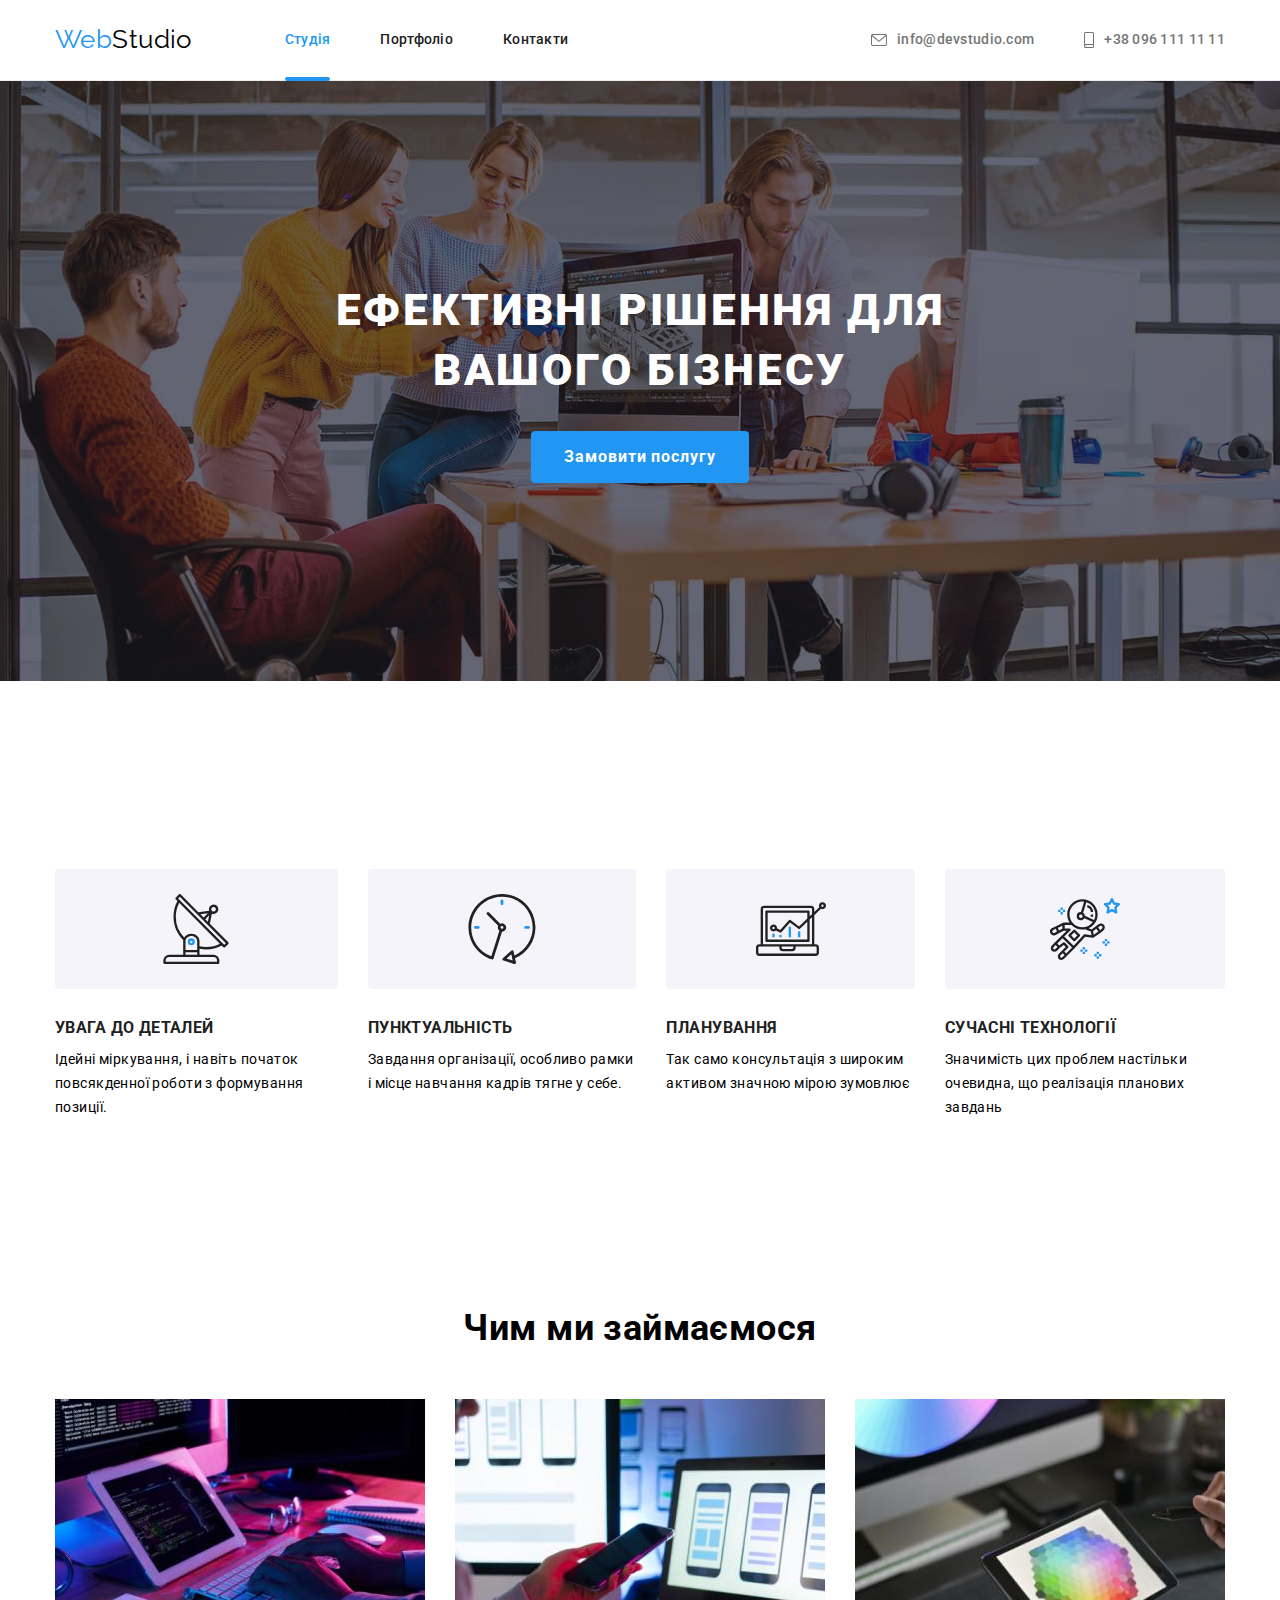
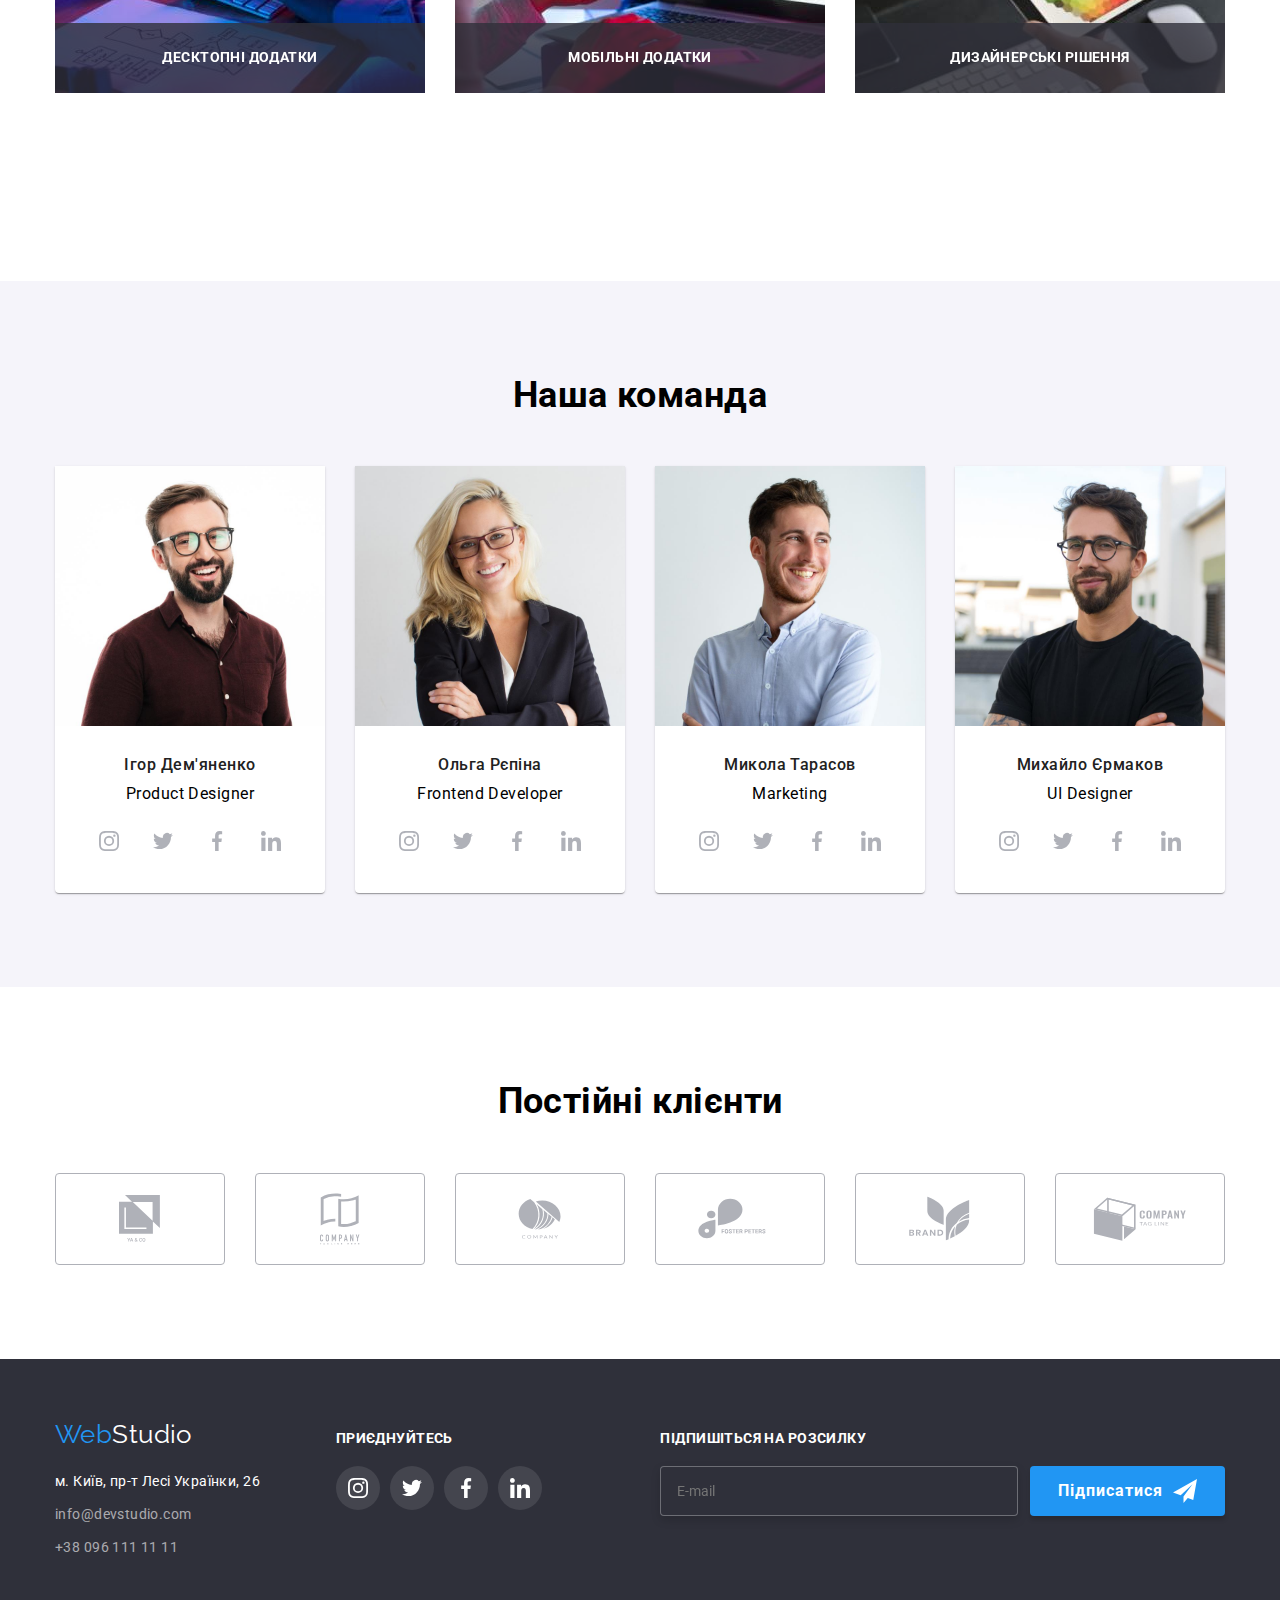
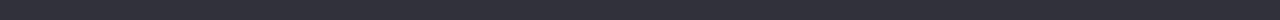
<file: index.html>
<!DOCTYPE html>
<html lang="uk">
    <head>
        <meta charset="UTF-8">
        <meta http-equiv="X-UA-Compatible" content="IE=edge">
        <meta name="viewport" content="width=device-width, initial-scale=1.0">
        <title>WebStudio</title>
        <link href="https://fonts.googleapis.com/css2?family=Raleway:wght@700&family=Roboto:wght@400;500;700;900&display=swap" rel="stylesheet">
        <link rel="stylesheet" href="https://cdnjs.cloudflare.com/ajax/libs/modern-normalize/1.1.0/modern-normalize.min.css">
        <link rel="stylesheet" href="./css/main.min.css" />
    </head>
    <body> 
        <header class="header">
            <div class="header__container">
                <nav class="navigation">
                    <a href="/" class="logo__header">
                        <span class="logo__web">Web</span>Studio
                    </a>
                    <ul class="navigation__list">
                        <li><a href="./index.html" class="navigation__link navigation__link--current">Студія</a></li>
                        <li><a href="./portfolio.html" class="navigation__link">Портфоліо</a></li>
                        <li><a href="#" class="navigation__link">Контакти</a></li>
                    </ul>
                </nav>
                <ul class="contact__list">
                    <li><a href="mailto:info@devstudio.com" class="contact__link">
                            <svg class="contact__icon" width="16" height="12">
                                <use href="./images/icons.svg#icon-envelope"></use>
                            </svg>
                        info@devstudio.com</a></li>
                    <li><a href="tel:+380961111111" class="contact__link">
                            <svg class="contact__icon" width="10" height="16">
                                <use href="./images/icons.svg#icon-smartphone"></use>
                            </svg>
                        +38 096 111 11 11</a></li>
                </ul>
            </div>
        </header>
        <main>
            
            <!--Hero-->
            <section class="hero">
                <div class="hero__overlay">
                    <div class="hero__container">
                        <h1 class="hero__title">Ефективні рішення для вашого бізнесу</h1>
                        <button data-modal-open class="button__primary">Замовити послугу</button>
                    </div>
                </div>
                <div class="backdrop is-hidden" data-modal>
                    <div class="backdrop__modal">
                        <button data-modal-close class="button-close">
                            <svg class="button-close__icon" width="18" height="18">
                                <use href="./images/icons.svg#icon-close-black"></use>
                            </svg>
                        </button>
                        <p class="backdrop__modal-link">Залиште свої дані, ми вам передзвонимо</p>
                        
                        <form name="form">
                            <label class="form__label" for="person-name">Ім'я</label>
                            <div class="form__control">
                                <input class="form__input" id="person-name" type="text" name="person-name">
                                <svg class="form__icon" width="18" height="18">
                                    <use href="./images/icons.svg#icon-name-customer"></use>
                                </svg>
                            </div>

                            <label class="form__label" for="person-phone">Телефон</label>
                            <div class="form__control">
                                <input class="form__input" id="person-phone" type="tel" name="person-phone">
                                <svg class="form__icon" width="18" height="18">
                                    <use href="./images/icons.svg#icon-phone-customer"></use>
                                </svg>
                            </div>

                            <label class="form__label" for="person-mail">Пошта</label>
                            <div class="form__control">
                                <input class="form__input" id="person-mail" type="email" name="person-mail">
                                <svg class="form__icon" width="18" height="18">
                                    <use href="./images/icons.svg#icon-email-customer"></use>
                                </svg>
                            </div>

                            <label class="form__label" for="person-coment">Коментар</label>
                            <textarea
                             class="form__textarea"
                             name="person-coment"
                             id="person-coment"
                             placeholder="Введіть текст"></textarea>
                            
                            <input 
                             class="checkbox__input"
                             id="checkbox__terms" 
                             type="checkbox" 
                             name="checkbox__terms">
                            
                            <label class="checkbox__label" for="checkbox__terms">Погоджуюся з розсилкою та приймаю 
                                <a class="checkbox__terms-policy" href="#">Умови договору</a>
                                <svg class="checkbox__icon" width="11" height="8">
                                    <use href="./images/icons.svg#icon-icon-check"></use>
                                </svg>
                            </label>
                            

                            <button class="button__form" type="submit">Відправити</button>
                        </form>
                    </div>
                </div>
            </section>
            
            <!--Переваги компанії-->
            <section class="benefits">
                <div class="container benefits">
                    <h2 hidden>Наші переваги</h2>
                    <ul class="benefits__list">
                        <li>
                            <div class="benefits__link">
                                <svg class="benefits__icon" width="70" height="70">
                                    <use href="./images/icons.svg#icon-antenna"></use>
                                </svg>
                            </div>
                            <h3 class="benefits__title">УВАГА ДО ДЕТАЛЕЙ</h3>
                            <p>
                                Ідейні міркування, і навіть початок повсякденної роботи з формування позиції.
                            </p>
                        </li>
                        <li>
                            <div class="benefits__link">
                                <svg class="benefits__icon" width="70" height="70">
                                    <use href="./images/icons.svg#icon-clock"></use>
                                </svg>
                            </div>
                            <h3 class="benefits__title">ПУНКТУАЛЬНІСТЬ</h3>
                            <p>
                                Завдання організації, особливо рамки і місце навчання кадрів тягне у себе.
                            </p>
                        </li>
                        <li>
                            <div class="benefits__link">
                                <svg class="benefits__icon" width="70" height="70">
                                    <use href="./images/icons.svg#icon-computer"></use>
                                </svg>
                            </div>
                            <h3 class="benefits__title">ПЛАНУВАННЯ</h3>
                            <p>
                                Так само консультація з широким активом значною мірою зумовлює
                            </p>
                        </li>
                        <li>
                            <div class="benefits__link">
                                <svg class="benefits__icon" width="70" height="70">
                                    <use href="./images/icons.svg#icon-astronaut"></use>
                                </svg>
                            </div>
                            <h3 class="benefits__title">СУЧАСНІ ТЕХНОЛОГІЇ</h3>
                            <p>
                                Значимість цих проблем настільки очевидна, що реалізація планових завдань
                            </p>
                        </li>
                    </ul>
                </div>
            </section>

            <!--Чим ми займаємось-->
            <section class="ocupation">
                <div class="container ocupation ">
                    <h2 class="section__title">Чим ми займаємося</h2>
                    <ul class="ocupation__list">
                        <li>
                            <div class="ocupation__thumb">
                                <img src="./images/box1.jpg" alt="Людина працює за клавіатурою" width="370">
                                <div class="ocupation__overlay">
                                    <p class="ocupation__overlay-text">ДЕСКТОПНІ ДОДАТКИ</p>
                                </div>
                            </div>
                        </li>
                        <li>
                            <div class="ocupation__thumb">
                                <img src="./images/box2.jpg" alt="Людина працює за клавіатурою" width="370">
                                <div class="ocupation__overlay">
                                    <p class="ocupation__overlay-text">МОБІЛЬНІ ДОДАТКИ</p>
                                </div>
                            </div>
                        </li>
                        <li>
                            <div class="ocupation__thumb">
                                <img src="./images/box3.jpg" alt="Людина працює за клавіатурою" width="370">
                                <div class="ocupation__overlay">
                                    <p class="ocupation__overlay-text">ДИЗАЙНЕРСЬКІ РІШЕННЯ</p>
                                </div>
                            </div>
                        </li>
                    </ul>
                </div>
            </section>

            <!--Наша команда-->
            <section class="comand">
                <div class="container">
                    <h2 class="section__title">Наша команда</h2>
                    <ul class="comand__container-list">
                        <li class="comand__card">
                            <img src="./images/Igor.jpg" alt="фото Ігор Дем'яненко" width="270">
                            <div class="comand__meta">
                                <h3 class="comand__section-name">Ігор Дем'яненко</h3>
                                <p class="comand__profession">Product Designer</p>
                                <ul class="comand__net">
                                    <li class="comand__net-item"><a href="" class="comand__net-link">
                                        <svg class="comand__net-icon" width="20" height="20">
                                            <use href="./images/icons.svg#icon-instagram"></use>
                                        </svg>
                                    </a></li>
                                    <li class="comand__net-item"><a href="" class="comand__net-link">
                                        <svg class="comand__net-icon" width="20" height="20">
                                            <use href="./images/icons.svg#icon-twitter"></use>
                                        </svg>
                                    </a></li>
                                    <li class="comand__net-item"><a href="" class="comand__net-link">
                                        <svg class="comand__net-icon" width="20" height="20">
                                            <use href="./images/icons.svg#icon-facebook"></use>
                                        </svg>
                                    </a></li>
                                    <li class="comand__net-item"><a href="" class="comand__net-link">
                                        <svg class="comand__net-icon" width="20" height="20">
                                            <use href="./images/icons.svg#icon-linkedin"></use>
                                        </svg>
                                    </a></li>
                                </ul>
                            </div>
                        </li>
                        <li class="comand__card">
                            <img src="./images/Olga.jpg" alt="фото Ольга Рєпіна" width="270">
                            <div class="comand__meta">
                                <h3 class="comand__section-name">Ольга Рєпіна</h3>
                                <p class="comand__profession">Frontend Developer</p>
                                <ul class="comand__net">
                                    <li class="comand__net-item"><a href="" class="comand__net-link">
                                        <svg class="comand__net-icon" width="20" height="20">
                                            <use href="./images/icons.svg#icon-instagram"></use>
                                        </svg>
                                    </a></li>
                                    <li class="comand__net-item"><a href="" class="comand__net-link">
                                        <svg class="comand__net-icon" width="20" height="20">
                                            <use href="./images/icons.svg#icon-twitter"></use>
                                        </svg>
                                    </a></li>
                                    <li class="comand__net-item"><a href="" class="comand__net-link">
                                        <svg class="comand__net-icon" width="20" height="20">
                                            <use href="./images/icons.svg#icon-facebook"></use>
                                        </svg>
                                    </a></li>
                                    <li class="comand__net-item"><a href="" class="comand__net-link">
                                        <svg class="comand__net-icon" width="20" height="20">
                                            <use href="./images/icons.svg#icon-linkedin"></use>
                                        </svg>
                                    </a></li>
                                </ul>
                            </div>
                        </li>
                        <li class="comand__card">
                            <img src="./images/Mykola.jpg" alt="фото Микола Тарасов" width="270">
                            <div class="comand__meta">
                                <h3 class="comand__section-name">Микола Тарасов</h3>
                                <p class="comand__profession">Marketing</p>
                                <ul class="comand__net">
                                    <li class="comand__net-item"><a href="" class="comand__net-link">
                                        <svg class="comand__net-icon" width="20" height="20">
                                            <use href="./images/icons.svg#icon-instagram"></use>
                                        </svg>
                                    </a></li>
                                    <li class="comand__net-item"><a href="" class="comand__net-link">
                                        <svg class="comand__net-icon" width="20" height="20">
                                            <use href="./images/icons.svg#icon-twitter"></use>
                                        </svg>
                                    </a></li>
                                    <li class="comand__net-item"><a href="" class="comand__net-link">
                                        <svg class="comand__net-icon" width="20" height="20">
                                            <use href="./images/icons.svg#icon-facebook"></use>
                                        </svg>
                                    </a></li>
                                    <li class="comand__net-item"><a href="" class="comand__net-link">
                                        <svg class="comand__net-icon" width="20" height="20">
                                            <use href="./images/icons.svg#icon-linkedin"></use>
                                        </svg>
                                    </a></li>
                                </ul>
                            </div>
                        </li>
                        <li class="comand__card">
                            <img src="./images/Mihajlo.jpg" alt="фото Михайло Єрмаков" width="270">
                            <div class="comand__meta">
                                <h3 class="comand__section-name">Михайло Єрмаков</h3>
                                <p class="comand__profession">UI Designer</p>
                                <ul class="comand__net">
                                    <li class="comand__net-item"><a href="" class="comand__net-link">
                                        <svg class="comand__net-icon" width="20" height="20">
                                            <use href="./images/icons.svg#icon-instagram"></use>
                                        </svg>
                                    </a></li>
                                    <li class="comand__net-item"><a href="" class="comand__net-link">
                                        <svg class="comand__net-icon" width="20" height="20">
                                            <use href="./images/icons.svg#icon-twitter"></use>
                                        </svg>
                                    </a></li>
                                    <li class="comand__net-item"><a href="" class="comand__net-link">
                                        <svg class="comand__net-icon" width="20" height="20">
                                            <use href="./images/icons.svg#icon-facebook"></use>
                                        </svg>
                                    </a></li>
                                    <li class="comand__net-item"><a href="" class="comand__net-link">
                                        <svg class="comand__net-icon" width="20" height="20">
                                            <use href="./images/icons.svg#icon-linkedin"></use>
                                        </svg>
                                    </a></li>
                                </ul>
                            </div>
                        </li>
                    </ul>
                </div>
            </section>

            <!-- Клієнти -->
            <section class="clients">
                <div class="container">
                    <h2 class="section__title">Постійні клієнти</h2>
                    <ul class="clients__list">
                        <li class="clients__item"><a href="" class="clients__link">
                            <svg class="clients__icon" width="41" height="47">
                                <use href="./images/icons.svg#icon-client1"></use>
                            </svg>
                        </a></li>
                        <li class="clients__item"><a href="" class="clients__link">
                            <svg class="clients__icon" width="40" height="52">
                                <use href="./images/icons.svg#icon-client2"></use>
                            </svg>
                        </a></li>
                        <li class="clients__item"><a href="" class="clients__link">
                            <svg class="clients__icon" width="43" height="41">
                                <use href="./images/icons.svg#icon-client3"></use>
                            </svg>
                        </a></li>
                        <li class="clients__item"><a href="" class="clients__link">
                            <svg class="clients__icon" width="84" height="41">
                                <use href="./images/icons.svg#icon-client4"></use>
                        </svg></a></li>
                        <li class="clients__item"><a href="" class="clients__link">
                            <svg class="clients__icon" width="63" height="45">
                                <use href="./images/icons.svg#icon-client5"></use>
                            </svg>
                        </a></li>
                        <li class="clients__item"><a href="" class="clients__link">
                            <svg class="clients__icon" width="94" height="44">
                                <use href="./images/icons.svg#icon-client6"></use>
                            </svg>
                        </a></li>
                    </ul>
                </div>
            </section>
        </main>

        <!-- Footer -->
        <footer class="footer">
            <div class="footer__container">
                <div class="footer__contact">
                    <a href="/" class="logo__footer">
                        <span class="logo__web">Web</span>Studio
                    </a>
                    <address>
                        <ul class="footer__contact-list">
                            <li>
                                <a href="#" class="footer__contact-adr">м. Київ, пр-т Лесі Українки, 26</a>
                            </li>
                            <li>
                                <a href="mailto:info@devstudio.com" class="footer__contact-link">info@devstudio.com</a>
                            </li>
                            <li>
                                <a href="tel:+380961111111" class="footer__contact-link">+38 096 111 11 11</a>
                            </li>
                        </ul>
                    </address>
                </div>
                <div class="accession">
                    <p class="accession__title">ПРИЄДНУЙТЕСЬ</p>
                    <ul class="accession__net-list ">
                        <li class="accession__net-item"><a href="" class="accession__net-link">
                            <svg class="accession__net-icon" width="20" height="20">
                                <use href="./images/icons.svg#icon-instagram"></use>
                            </svg>
                        </a></li>
                        <li class="accession__net-item"><a href="" class="accession__net-link">
                            <svg class="accession__net-icon" width="20" height="20">
                                <use href="./images/icons.svg#icon-twitter"></use>
                            </svg>
                        </a></li>
                        <li class="accession__net-item"><a href="" class="accession__net-link">
                            <svg class="accession__net-icon" width="20" height="20">
                                <use href="./images/icons.svg#icon-facebook"></use>
                            </svg>
                        </a></li>
                        <li class="accession__net-item"><a href="" class="accession__net-link">
                            <svg class="accession__net-icon" width="20" height="20">
                                <use href="./images/icons.svg#icon-linkedin"></use>
                            </svg>
                        </a></li>
                    </ul>
                </div>
                <div class="newsletter">
                    <p class="newsletter__title">ПІДПИШІТЬСЯ НА РОЗСИЛКУ</p>
                    <form class="newsletter__group">
                        <input type="email" name="telegram" id="telegram" placeholder="E-mail">
                        <button class="newsletter__button" type="submit">Підписатися
                            <svg class="newsletter__telegram-icon" width="24" height="24">
                                <use href="./images/icons.svg#icon-telegram"></use>
                            </svg>
                        </button>
                    </form>
                </div>
            </div>
        </footer>
        <script src="./js/modal.js"></script>
    </body>
</html>
</file>
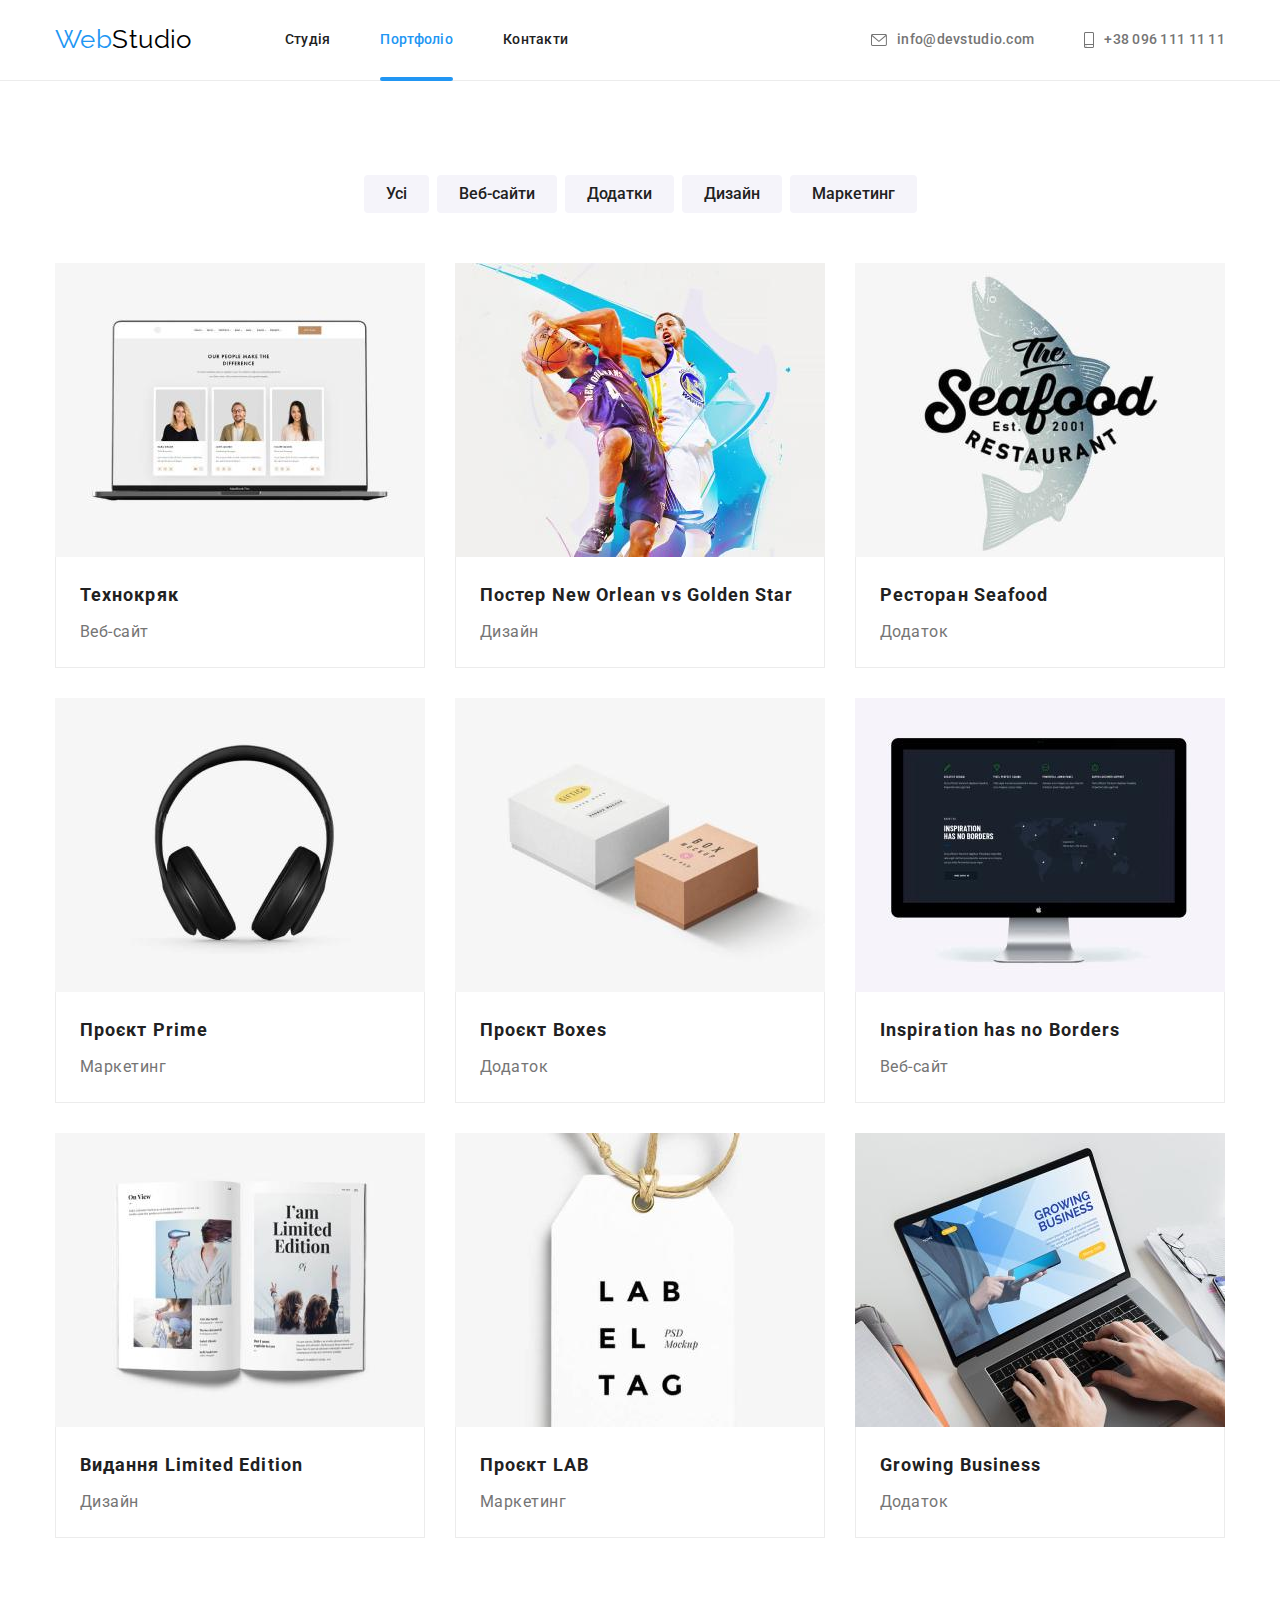
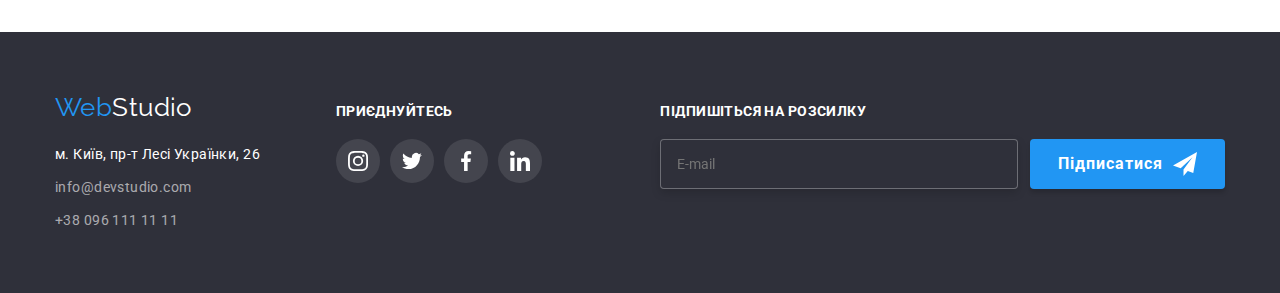
<file: portfolio.html>
<!DOCTYPE html>
<html lang="uk">
    <head>
        <meta charset="UTF-8">
        <meta http-equiv="X-UA-Compatible" content="IE=edge">
        <meta name="viewport" content="width=device-width, initial-scale=1.0">
        <title>WebStudio</title>
        <link href="https://fonts.googleapis.com/css2?family=Raleway:wght@700&family=Roboto:wght@400;500;700;900&display=swap" rel="stylesheet">             
        <link rel="stylesheet" href="https://cdnjs.cloudflare.com/ajax/libs/modern-normalize/1.1.0/modern-normalize.min.css">
        <link rel="stylesheet" href="./css/main.min.css" />
    </head>
    <body>
        <header class="header">
            <div class="header__container">
                <nav class="navigation">
                    <a href="/" class="logo__header">
                        <span class="logo__web">Web</span>Studio
                    </a>
                    <ul class="navigation__list">
                        <li><a href="./index.html" class="navigation__link">Студія</a></li>
                        <li><a href="./portfolio.html" class="navigation__link navigation__link--current">Портфоліо</a></li>
                        <li><a href="#" class="navigation__link">Контакти</a></li>
                    </ul>
                </nav>
                <ul class="contact__list">
                    <li><a href="mailto:info@devstudio.com" class="contact__link">
                            <svg class="contact__icon" width="16" height="12">
                                <use href="./images/icons.svg#icon-envelope"></use>
                            </svg>
                            info@devstudio.com</a></li>
                    <li><a href="tel:+380961111111" class="contact__link">
                            <svg class="contact__icon" width="10" height="16">
                                <use href="./images/icons.svg#icon-smartphone"></use>
                            </svg>
                            +38 096 111 11 11</a></li>
                </ul>
            </div>
        </header>
        <main>

            <!--Навігація робіт--> 

            <section class="work-nav">
                <div class="container">
                    <h2 hidden>Навігація робіт</h2>
                    <ul class="work-nav__list">
                        <li><button class="button__secondary">Усі</button></li>
                        <li><button class="button__secondary">Веб-сайти</button></li>
                        <li><button class="button__secondary">Додатки</button></li>
                        <li><button class="button__secondary">Дизайн</button></li>
                        <li><button class="button__secondary">Маркетинг</button></li>
                    </ul>
    
                    <!--Приклади робіт-->
    
                    <h2 hidden>Приклади робіт</h2>
                        <ul class="examples">
                                <li class="examples__card">
                                    <a href="/" class="examples__card-link">
                                        <div class="examples__thumb">
                                            <img src="./images/Tehnokrak.jpg" alt="Ноутбук з трьома фотографіями" width="370">
                                            <div class="examples__descript-overlay">
                                                <p class="examples__text-overlay">Ресурс пропонує комплексні пропозиції з різним рівнем функціоналу та сервісів. Все це дозволить відвідувачу отримати вичерпні відомості про компанію чи приватну особу.</p>
                                            </div>
                                        </div>
                                        <div class="examples__meta">
                                            <h3 class="examples__name">Технокряк</h3>
                                            <p class="examples__type">Веб-сайт</p>
                                        </div>
                                    </a>
                                </li>
                                <li class="examples__card">
                                    <a href="/" class="examples__card-link">
                                        <div class="examples__thumb">
                                            <img src="./images/New-Orlean-vs-Golden-Star.jpg" alt="Баскетболісти грають у баскетбол" width="370">
                                            <div class="examples__descript-overlay">
                                                <p class="examples__text-overlay">Ресурс пропонує комплексні пропозиції з різним рівнем функціоналу та сервісів. Все це дозволить відвідувачу отримати вичерпні відомості про компанію чи приватну особу.</p>
                                            </div>
                                        </div>
                                        <div class="examples__meta">
                                            <h3 class="examples__name">Постер New Orlean vs Golden Star</h3>
                                            <p class="examples__type">Дизайн</p>
                                        </div>
                                    </a>
                                </li>
                                <li class="examples__card">
                                    <a href="/" class="examples__card-link">
                                        <div class="examples__thumb">
                                            <img src="./images/Seafood.jpg" alt="Лого ресторана з рибою" width="370">
                                            <div class="examples__descript-overlay">
                                                <p class="examples__text-overlay">Ресурс пропонує комплексні пропозиції з різним рівнем функціоналу та сервісів. Все це дозволить відвідувачу отримати вичерпні відомості про компанію чи приватну особу.</p>
                                            </div>
                                        </div>
                                        <div class="examples__meta">
                                            <h3 class="examples__name">Ресторан Seafood</h3>
                                            <p class="examples__type">Додаток</p> 
                                        </div>
                                    </a>
                                </li>
                                <li class="examples__card">
                                    <a href="/" class="examples__card-link">
                                        <div class="examples__thumb">
                                            <img src="./images/Prime-project.jpg" alt="Зображення навушників" width="370">
                                            <div class="examples__descript-overlay">
                                                <p class="examples__text-overlay">Ресурс пропонує комплексні пропозиції з різним рівнем функціоналу та сервісів. Все це дозволить відвідувачу отримати вичерпні відомості про компанію чи приватну особу.</p>
                                            </div>
                                        </div>
                                        <div class="examples__meta">
                                            <h3 class="examples__name">Проєкт Prime</h3>
                                            <p class="examples__type">Маркетинг</p>
                                        </div>
                                    </a>
                                </li>
                                <li class="examples__card">
                                    <a href="/" class="examples__card-link">
                                        <div class="examples__thumb">
                                            <img src="./images/Boxes.jpg" alt="Дві коробки різного кольору" width="370">
                                            <div class="examples__descript-overlay">
                                                <p class="examples__text-overlay">Ресурс пропонує комплексні пропозиції з різним рівнем функціоналу та сервісів. Все це дозволить відвідувачу отримати вичерпні відомості про компанію чи приватну особу.</p>
                                            </div>
                                        </div>
                                        <div class="examples__meta">
                                            <h3 class="examples__name">Проєкт Boxes</h3>
                                            <p class="examples__type">Додаток</p>
                                        </div>
                                    </a>
                                </li>
                                <li class="examples__card">
                                    <a href="/" class="examples__card-link">
                                        <div class="examples__thumb">
                                            <img src="./images/Inspiration-has-no-Borders.jpg" alt="Монітор з темним зображенням сайту" width="370">
                                            <div class="examples__descript-overlay">
                                                <p class="examples__text-overlay">Ресурс пропонує комплексні пропозиції з різним рівнем функціоналу та сервісів. Все це дозволить відвідувачу отримати вичерпні відомості про компанію чи приватну особу.</p>
                                            </div>
                                        </div>
                                        <div class="examples__meta">
                                            <h3 class="examples__name">Inspiration has no Borders</h3>
                                            <p class="examples__type">Веб-сайт</p>
                                        </div>
                                    </a>
                                </li>
                                <li class="examples__card">
                                    <a href="/" class="examples__card-link">
                                        <div class="examples__thumb">
                                            <img src="./images/Limited-edition.jpg" alt="Розгорнутий журнал" width="370">
                                            <div class="examples__descript-overlay">
                                                <p class="examples__text-overlay">Ресурс пропонує комплексні пропозиції з різним рівнем функціоналу та сервісів. Все це дозволить відвідувачу отримати вичерпні відомості про компанію чи приватну особу.</p>
                                            </div>
                                        </div>
                                        <div class="examples__meta">
                                            <h3 class="examples__name">Видання Limited Edition</h3>
                                            <p class="examples__type">Дизайн</p>
                                        </div>
                                    </a>
                                </li>
                                <li class="examples__card">
                                    <a href="/" class="examples__card-link">
                                        <div class="examples__thumb">
                                            <img src="./images/Lab-project.jpg" alt="Бірка з текстом" width="370">
                                            <div class="examples__descript-overlay">
                                                <p class="examples__text-overlay">Ресурс пропонує комплексні пропозиції з різним рівнем функціоналу та сервісів. Все це дозволить відвідувачу отримати вичерпні відомості про компанію чи приватну особу.</p>
                                            </div>
                                        </div>
                                        <div class="examples__meta">
                                            <h3 class="examples__name">Проєкт LAB</h3>
                                            <p class="examples__type">Маркетинг</p>
                                        </div>
                                    </a>
                                </li>
                                <li class="examples__card">
                                    <a href="/" class="examples__card-link">
                                        <div class="examples__thumb">
                                            <img src="./images/Growing-business.jpg" alt="Руки працюють на клавіатурі ноутбука" width="370">
                                            <div class="examples__descript-overlay">
                                                <p class="examples__text-overlay">Ресурс пропонує комплексні пропозиції з різним рівнем функціоналу та сервісів. Все це дозволить відвідувачу отримати вичерпні відомості про компанію чи приватну особу.</p>
                                            </div>
                                        </div>
                                        <div class="examples__meta">
                                            <h3 class="examples__name">Growing Business</h3>
                                            <p class="examples__type">Додаток</p>
                                        </div>
                                    </a>
                                </li>
                        </ul>
                </div>
            </section>
        </main>

        <!-- Footer -->
        <footer class="footer">
            <div class="footer__container">
                <div class="footer__contact">
                    <a href="/" class="logo__footer">
                        <span class="logo__web">Web</span>Studio
                    </a>
                    <address>
                        <ul class="footer__contact-list">
                            <li>
                                <a href="#" class="footer__contact-adr">м. Київ, пр-т Лесі Українки, 26</a>
                            </li>
                            <li>
                                <a href="mailto:info@devstudio.com" class="footer__contact-link">info@devstudio.com</a>
                            </li>
                            <li>
                                <a href="tel:+380961111111" class="footer__contact-link">+38 096 111 11 11</a>
                            </li>
                        </ul>
                    </address>
                </div>
                <div class="accession">
                    <p class="accession__title">ПРИЄДНУЙТЕСЬ</p>
                    <ul class="accession__net-list ">
                        <li class="accession__net-item"><a href="" class="accession__net-link">
                                <svg class="accession__net-icon" width="20" height="20">
                                    <use href="./images/icons.svg#icon-instagram"></use>
                                </svg>
                            </a></li>
                        <li class="accession__net-item"><a href="" class="accession__net-link">
                                <svg class="accession__net-icon" width="20" height="20">
                                    <use href="./images/icons.svg#icon-twitter"></use>
                                </svg>
                            </a></li>
                        <li class="accession__net-item"><a href="" class="accession__net-link">
                                <svg class="accession__net-icon" width="20" height="20">
                                    <use href="./images/icons.svg#icon-facebook"></use>
                                </svg>
                            </a></li>
                        <li class="accession__net-item"><a href="" class="accession__net-link">
                                <svg class="accession__net-icon" width="20" height="20">
                                    <use href="./images/icons.svg#icon-linkedin"></use>
                                </svg>
                            </a></li>
                    </ul>
                </div>
                <div class="newsletter">
                    <p class="newsletter__title">ПІДПИШІТЬСЯ НА РОЗСИЛКУ</p>
                    <form class="newsletter__group">
                        <input type="email" name="telegram" id="telegram" placeholder="E-mail">
                        <button class="newsletter__button" type="submit">Підписатися
                            <svg class="newsletter__telegram-icon" width="24" height="24">
                                <use href="./images/icons.svg#icon-telegram"></use>
                            </svg>
                        </button>
                    </form>
                </div>
            </div>
        </footer>
        <script src="./js/modal.js"></script>
    </body>
</html>
</file>
<file: css/main.min.css>
body{background-color:#fff;color:var(--primary-text-color);font-family:Roboto,Calibri,sans-serif;font-weight:400;font-size:14px;line-height:1.71;letter-spacing:.03em}img{display:block;max-width:100%;height:auto}h1,h2,h3,h4,h5,h6,p,ul{margin:0;padding:0;border:0}ul{list-style:none}.visually-hidden{position:absolute;white-space:nowrap;width:1px;height:1px;overflow:hidden;border:0;padding:0;clip:rect(0 0 0 0);-webkit-clip-path:inset(50%);clip-path:inset(50%);margin:-1px}.work-nav__list,.ocupation__list,.footer__contact-list,.examples,.comand__container-list{padding:0;margin:0;list-style:none}.list p{margin:0}.section__title{margin:0;margin-bottom:50px;color:var(--title-text-color);font-weight:700;line-height:1.14;font-size:36px;text-align:center}.container{width:1200px;padding:0 15px;margin:0 auto}.comand__net,.accession__net-list{display:-webkit-box;display:-ms-flexbox;display:flex;-webkit-box-pack:center;-ms-flex-pack:center;justify-content:center;gap:10px}.comand__net-link,.accession__net-link{width:44px;height:44px;display:-webkit-box;display:-ms-flexbox;display:flex;-webkit-box-align:center;-ms-flex-align:center;align-items:center;-webkit-box-pack:center;-ms-flex-pack:center;justify-content:center;border-radius:50%;-webkit-transition:background-color 250ms cubic-bezier(0.4, 0, 0.2, 1);transition:background-color 250ms cubic-bezier(0.4, 0, 0.2, 1)}.comand__net-icon,.accession__net-icon{fill:#afb1b8;-webkit-transition:fill 250ms cubic-bezier(0.4, 0, 0.2, 1);transition:fill 250ms cubic-bezier(0.4, 0, 0.2, 1)}.accession__title{color:#fff;margin-bottom:20px;line-height:1.15;font-weight:700}.accession__net-icon{fill:#fff}.accession__net-link{background-color:rgba(255,255,255,.1)}.accession__net-link:hover{background-color:#2196f3}.backdrop{position:fixed;top:0;left:0;width:100%;height:100%;background-color:rgba(0,0,0,.2);-webkit-transition:opacity 250ms cubic-bezier(0.4, 0, 0.2, 1);transition:opacity 250ms cubic-bezier(0.4, 0, 0.2, 1)}.backdrop.is-hidden{opacity:0;pointer-events:none}.backdrop__modal{position:absolute;top:50%;left:50%;-webkit-transform:translate(-50%, -50%);transform:translate(-50%, -50%);width:528px;max-height:581px;height:100%;border-radius:4px;padding:40px;overflow:hidden;background-color:#fff}.backdrop__modal-link{margin-bottom:10px;font-weight:700;font-size:20px;line-height:1.15;letter-spacing:.03em;color:#212121}.benefits{padding-top:94px;padding-bottom:94px}.benefits__list{display:-webkit-box;display:-ms-flexbox;display:flex}.benefits__list li+li{margin-left:30px}.benefits__title{margin:0;margin-bottom:10px;color:#212121;font-weight:700;line-height:1.14}.benefits__link{height:120px;margin-bottom:30px;background-color:#f5f4fa;border-radius:4px;display:-webkit-box;display:-ms-flexbox;display:flex;-webkit-box-align:center;-ms-flex-align:center;align-items:center;-webkit-box-pack:center;-ms-flex-pack:center;justify-content:center}.button__primary{border-radius:4px;padding:10px 32px;border:1px solid rgba(0,0,0,0);color:#fff;background-color:#2196f3;font-weight:700;font-size:16px;line-height:1.87;letter-spacing:.06em;cursor:pointer}.button__form{margin-top:30px;border-radius:4px;padding:10px 52px;border:1px solid rgba(0,0,0,0);-webkit-box-shadow:0px 4px 4px rgba(0,0,0,.15);box-shadow:0px 4px 4px rgba(0,0,0,.15);color:#fff;background-color:#2196f3;font-weight:700;font-size:16px;line-height:1.87;letter-spacing:.06em;cursor:pointer}.button__secondary{border-radius:4px;padding:6px 22px;border:none;color:#212121;background-color:#f5f4fa;font-weight:500;font-size:16px;line-height:1.62;cursor:pointer;-webkit-transition:background-color 250ms cubic-bezier(0.4, 0, 0.2, 1),color 250ms cubic-bezier(0.4, 0, 0.2, 1),-webkit-box-shadow 250ms cubic-bezier(0.4, 0, 0.2, 1);transition:background-color 250ms cubic-bezier(0.4, 0, 0.2, 1),color 250ms cubic-bezier(0.4, 0, 0.2, 1),-webkit-box-shadow 250ms cubic-bezier(0.4, 0, 0.2, 1);transition:background-color 250ms cubic-bezier(0.4, 0, 0.2, 1),color 250ms cubic-bezier(0.4, 0, 0.2, 1),box-shadow 250ms cubic-bezier(0.4, 0, 0.2, 1);transition:background-color 250ms cubic-bezier(0.4, 0, 0.2, 1),color 250ms cubic-bezier(0.4, 0, 0.2, 1),box-shadow 250ms cubic-bezier(0.4, 0, 0.2, 1),-webkit-box-shadow 250ms cubic-bezier(0.4, 0, 0.2, 1)}.button__secondary:hover,.button__secondary:focus{color:#fff;background-color:#2196f3;-webkit-box-shadow:0px 2px 2px 0px rgba(0,0,0,.12),0px 1px 2px 0px rgba(0,0,0,.08),0px 3px 1px 0px rgba(0,0,0,.1);box-shadow:0px 2px 2px 0px rgba(0,0,0,.12),0px 1px 2px 0px rgba(0,0,0,.08),0px 3px 1px 0px rgba(0,0,0,.1)}.button-close{position:absolute;top:8px;right:8px;width:30px;height:30px;border-radius:50%;cursor:pointer;display:-webkit-box;display:-ms-flexbox;display:flex;-webkit-box-align:center;-ms-flex-align:center;align-items:center;-webkit-box-pack:center;-ms-flex-pack:center;justify-content:center;background-color:#fff;border:1px solid rgba(0,0,0,.1)}.button-close__icon{-webkit-transition:fill 250ms cubic-bezier(0.4, 0, 0.2, 1);transition:fill 250ms cubic-bezier(0.4, 0, 0.2, 1)}.button-close:hover .button-close__icon{fill:#2196f3}.checkbox__input{-webkit-appearance:none;-moz-appearance:none;appearance:none;position:relative}.checkbox__label{position:relative;padding-left:28px;line-height:1.7;letter-spacing:.03em}.checkbox__terms-policy{line-height:1.7;letter-spacing:.03em}.checkbox__label::before{position:absolute;top:0;left:0;width:16px;height:15px;border:2px solid #212121;border-radius:2px;content:"";-webkit-transition:background-color 250ms cubic-bezier(0.4, 0, 0.2, 1);transition:background-color 250ms cubic-bezier(0.4, 0, 0.2, 1)}.checkbox__input:checked+.checkbox__label::before{background-color:#2196f3;border-color:#2196f3}.checkbox__terms-policy{color:#2196f3}.checkbox__icon{position:absolute;left:3px;top:50%;-webkit-transform:translateY(-50%);transform:translateY(-50%);fill:#fff}.clients{padding-top:94px;padding-bottom:94px}.clients__list{display:-webkit-box;display:-ms-flexbox;display:flex;gap:30px}.clients__item{width:calc((100% - 150px)/6)}.clients__link{width:100%;height:92px;display:-webkit-box;display:-ms-flexbox;display:flex;-webkit-box-align:center;-ms-flex-align:center;align-items:center;-webkit-box-pack:center;-ms-flex-pack:center;justify-content:center;border:1px solid #afb1b8;border-radius:4px;-webkit-transition:border-color 250ms cubic-bezier(0.4, 0, 0.2, 1);transition:border-color 250ms cubic-bezier(0.4, 0, 0.2, 1)}.clients__link:hover{border-color:#2196f3}.clients__link:hover .clients__icon{fill:#2196f3}.clients__icon{fill:#afb1b8;-webkit-transition:fill 250ms cubic-bezier(0.4, 0, 0.2, 1);transition:fill 250ms cubic-bezier(0.4, 0, 0.2, 1)}.comand{padding-top:94px;padding-bottom:94px;background-color:#f5f4fa}.comand__container-list{display:-webkit-box;display:-ms-flexbox;display:flex}.comand__card{width:270px;border-radius:0 0 4px 4px;-webkit-box-shadow:0px 2px 1px -1px rgba(0,0,0,.2),0px 1px 1px 0px rgba(0,0,0,.14),0px 1px 3px 0px rgba(0,0,0,.12);box-shadow:0px 2px 1px -1px rgba(0,0,0,.2),0px 1px 1px 0px rgba(0,0,0,.14),0px 1px 3px 0px rgba(0,0,0,.12);background:#fff}.comand__container-list{gap:30px}.comand__meta{text-align:center;padding:30px 0}.comand__section-name{margin:0;margin-bottom:10px;color:#212121;font-weight:500;font-size:16px;line-height:1.18;letter-spacing:.03em}.comand__profession{font-weight:400;font-size:16px;line-height:1.18;letter-spacing:.03em;margin:0;padding-bottom:16px}.comand__net-link:hover{background-color:#2196f3}.comand__net-link:hover .comand__net-icon{fill:#fff}.contact__link{display:-webkit-box;display:-ms-flexbox;display:flex;-webkit-box-align:center;-ms-flex-align:center;align-items:center;color:#757575;font-weight:500;line-height:1.14;letter-spacing:.02em;text-decoration:none}.contact__list{display:-webkit-box;display:-ms-flexbox;display:flex;margin-left:auto}.contact__list li+li{margin-left:50px}.contact__icon{fill:currentColor;margin-right:10px}.contact__link{-webkit-transition:color 250ms cubic-bezier(0.4, 0, 0.2, 1);transition:color 250ms cubic-bezier(0.4, 0, 0.2, 1)}.contact__link:hover,.contact__link:focus{color:#2196f3}.examples{display:-webkit-box;display:-ms-flexbox;display:flex;-ms-flex-wrap:wrap;flex-wrap:wrap}.examples__name{margin:0 0 4px 0;color:#212121;font-weight:700;font-size:18px;line-height:2;letter-spacing:.06em}.examples__type{margin:0;font-weight:400;font-size:16px;line-height:1.87;letter-spacing:.03em;color:#757575}.examples__card-link{text-decoration:none;-webkit-transition:-webkit-box-shadow 250ms cubic-bezier(0.4, 0, 0.2, 1);transition:-webkit-box-shadow 250ms cubic-bezier(0.4, 0, 0.2, 1);transition:box-shadow 250ms cubic-bezier(0.4, 0, 0.2, 1);transition:box-shadow 250ms cubic-bezier(0.4, 0, 0.2, 1), -webkit-box-shadow 250ms cubic-bezier(0.4, 0, 0.2, 1)}.examples__card{display:-webkit-box;display:-ms-flexbox;display:flex;-webkit-box-orient:vertical;-webkit-box-direction:normal;-ms-flex-direction:column;flex-direction:column;margin-right:30px;margin-bottom:30px;background:#fff}.examples__card-link:hover{-webkit-box-shadow:1px 4px 6px 0px rgba(0,0,0,.16),0px 4px 4px 0px rgba(0,0,0,.06),0px 1px 1px 0px rgba(0,0,0,.12);box-shadow:1px 4px 6px 0px rgba(0,0,0,.16),0px 4px 4px 0px rgba(0,0,0,.06),0px 1px 1px 0px rgba(0,0,0,.12)}.examples__card:nth-child(3n){margin-right:0}.examples__card:nth-last-child(-n+3){margin-bottom:0}.examples__meta{padding:20px 24px;border:1px solid #ececec;border-top:none}.examples__thumb{position:relative;overflow:hidden}.examples__descript-overlay{position:absolute;top:0;left:0;width:100%;height:100%;background-color:rgba(33,150,243,.9);padding:63px 24px;-webkit-transform:translateY(101%);transform:translateY(101%);-webkit-transition:-webkit-transform 250ms cubic-bezier(0.4, 0, 0.2, 1);transition:-webkit-transform 250ms cubic-bezier(0.4, 0, 0.2, 1);transition:transform 250ms cubic-bezier(0.4, 0, 0.2, 1);transition:transform 250ms cubic-bezier(0.4, 0, 0.2, 1), -webkit-transform 250ms cubic-bezier(0.4, 0, 0.2, 1)}.examples__card-link:hover .examples__descript-overlay{-webkit-transform:translateY(0);transform:translateY(0)}.examples__text-overlay{font-size:18px;color:#fff}.footer{padding-top:60px;padding-bottom:60px;background-color:#2f303a}.footer__container{display:-webkit-box;display:-ms-flexbox;display:flex;-webkit-box-align:baseline;-ms-flex-align:baseline;align-items:baseline;-webkit-box-pack:justify;-ms-flex-pack:justify;justify-content:space-between;width:1200px;padding:0 15px;margin:0 auto}.footer__contact-list li:nth-child(n+2){margin-top:9px}.footer__contact{margin-right:50px}.footer__contact-list{font-style:normal}.footer__contact-adr,.footer__contact-link{-webkit-transition:color 250ms cubic-bezier(0.4, 0, 0.2, 1);transition:color 250ms cubic-bezier(0.4, 0, 0.2, 1)}.footer__contact-list .footer__contact-adr{color:#fff;text-decoration:none}.footer__contact-list .footer__contact-link{color:rgba(255,255,255,.6);text-decoration:none}.footer__contact-list .footer__contact-link:hover,.footer__contact-list .footer__contact-link:focus,.footer__contact-list .footer__contact-adr:hover,.footer__contact-list .footer__contact-adr:focus{color:#2196f3}.form__label{display:block;text-align:left;margin-bottom:4px;font-size:12px;line-height:1.2;letter-spacing:.01em;color:#757575}.form__control{position:relative;margin-bottom:10px}.form__input{width:100%;padding:11px 11px 11px 32px;border:1px solid rgba(33,33,33,.2);border-radius:4px;outline:none;-webkit-transition:border-color 250ms cubic-bezier(0.4, 0, 0.2, 1);transition:border-color 250ms cubic-bezier(0.4, 0, 0.2, 1)}.form__input:focus{border-color:#2196f3}.form__icon{position:absolute;top:50%;left:12px;-webkit-transform:translateY(-50%);transform:translateY(-50%);fill:#212121;-webkit-transition:fill 250ms cubic-bezier(0.4, 0, 0.2, 1);transition:fill 250ms cubic-bezier(0.4, 0, 0.2, 1)}.form__control:focus-within .form__icon{fill:#2196f3}textarea{font-size:12px;line-height:1.17;letter-spacing:.01em;color:rgba(117,117,117,.5);resize:none}.form__textarea{display:block;width:100%;height:120px;padding:12px 16px;margin-bottom:20px;border:1px solid rgba(33,33,33,.2);border-radius:4px;outline:none;-webkit-transition:color 250ms cubic-bezier(0.4, 0, 0.2, 1);transition:color 250ms cubic-bezier(0.4, 0, 0.2, 1)}.form__textarea:focus{border-color:#2196f3}.header{padding-top:24px;padding-bottom:25px;border-bottom:1px solid #ececec}.header__container{display:-webkit-box;display:-ms-flexbox;display:flex;-webkit-box-align:center;-ms-flex-align:center;align-items:center;width:1200px;padding:0 15px;margin:0 auto}.hero{text-align:center}.hero__overlay{padding-top:200px;padding-bottom:200px;max-width:1600px;height:600px;margin-left:auto;margin-right:auto;background-image:-webkit-gradient(linear, left top, left bottom, from(rgba(47, 48, 58, 0.4)), to(rgba(47, 48, 58, 0.4))),url(../css/overlay.jpg);background-image:linear-gradient(rgba(47, 48, 58, 0.4), rgba(47, 48, 58, 0.4)),url(../css/overlay.jpg);background-repeat:no-repeat;background-position:center;background-size:cover}.hero__container{width:1200px;margin:0 auto}.hero__title{width:696px;padding:0;margin:auto;margin-bottom:30px;color:#fff;font-weight:900;font-size:44px;line-height:1.36;letter-spacing:.06em;text-transform:uppercase}.logo__header{font-family:Raleway,cursive;font-size:26px;line-height:1.2;color:#000;text-decoration:none}.logo__footer{display:inline-block;margin-bottom:20px;font-family:Raleway,cursive;font-size:26px;line-height:1.2;color:#fff;text-decoration:none}.logo__web{font-family:Raleway,cursive;font-size:26px;line-height:1.2;color:#2196f3}.navigation{display:-webkit-box;display:-ms-flexbox;display:flex;-webkit-box-align:center;-ms-flex-align:center;align-items:center}.navigation__list{display:-webkit-box;display:-ms-flexbox;display:flex;margin-left:93px}.navigation__list li+li{margin-left:50px}.navigation__link{color:#212121;font-weight:500;line-height:1.14;letter-spacing:.02em;text-decoration:none;-webkit-transition:color 250ms cubic-bezier(0.4, 0, 0.2, 1);transition:color 250ms cubic-bezier(0.4, 0, 0.2, 1)}.navigation__link:hover,.navigation__link:focus{color:#2196f3}.navigation__link--current{color:#2196f3}.navigation__link{display:block;position:relative}.navigation__link--current::after{content:"";position:absolute;bottom:-33px;display:block;width:100%;height:4px;border-radius:2px;background-color:#2196f3}.newsletter{margin-left:93px}.newsletter__title{color:#fff;margin-bottom:20px;line-height:1.15;font-weight:700}.newsletter__group{display:-webkit-box;display:-ms-flexbox;display:flex;gap:12px}.newsletter__group input{padding-left:16px;width:358px;height:50px;border:1px solid rgba(255,255,255,.3);-webkit-filter:drop-shadow(0px 4px 4px rgba(0, 0, 0, 0.15));filter:drop-shadow(0px 4px 4px rgba(0, 0, 0, 0.15));border-radius:4px;color:#fff;background-color:#2f303a}.newsletter__group inputp::-webkit-input-placeholder{display:-webkit-box;display:flex;-webkit-box-align:center;align-items:center;letter-spacing:.03em;font-size:16px;line-height:20px;color:rgba(255,255,255,.6)}.newsletter__group inputp::-moz-placeholder{display:flex;align-items:center;letter-spacing:.03em;font-size:16px;line-height:20px;color:rgba(255,255,255,.6)}.newsletter__group inputp:-ms-input-placeholder{display:-ms-flexbox;display:flex;-ms-flex-align:center;align-items:center;letter-spacing:.03em;font-size:16px;line-height:20px;color:rgba(255,255,255,.6)}.newsletter__group inputp::-ms-input-placeholder{display:-ms-flexbox;display:flex;-ms-flex-align:center;align-items:center;letter-spacing:.03em;font-size:16px;line-height:20px;color:rgba(255,255,255,.6)}.newsletter__group inputp::placeholder{display:-webkit-box;display:-ms-flexbox;display:flex;-webkit-box-align:center;-ms-flex-align:center;align-items:center;letter-spacing:.03em;font-size:16px;line-height:20px;color:rgba(255,255,255,.6)}.newsletter__button{display:-webkit-box;display:-ms-flexbox;display:flex;-webkit-box-align:center;-ms-flex-align:center;align-items:center;-webkit-box-pack:center;-ms-flex-pack:center;justify-content:center;gap:10px;padding:10px 28px;background:#2196f3;-webkit-box-shadow:0px 4px 4px rgba(0,0,0,.15);box-shadow:0px 4px 4px rgba(0,0,0,.15);border-radius:4px;border:hidden;cursor:pointer;font-weight:700;font-size:16px;line-height:30px;letter-spacing:.06em;color:#fff}.newsletter__telegram-icon{fill:#fff}.ocupation{padding-bottom:94px}.ocupation__list{display:-webkit-box;display:-ms-flexbox;display:flex}.ocupation__list li+li{margin-left:30px}.ocupation__thumb{position:relative}.ocupation__overlay{position:absolute;width:100%;height:70px;bottom:0;display:-webkit-box;display:-ms-flexbox;display:flex;-webkit-box-align:center;-ms-flex-align:center;align-items:center;-webkit-box-pack:center;-ms-flex-pack:center;justify-content:center;background-color:rgba(47,48,58,.8)}.ocupation__overlay-text{font-weight:bold;font-size:14px;color:#fff}.work-nav{padding-top:94px;padding-bottom:94px}.work-nav__list{padding:0;display:-webkit-box;display:-ms-flexbox;display:flex;-webkit-box-pack:center;-ms-flex-pack:center;justify-content:center;margin-bottom:50px}.work-nav__list li+li{margin-left:8px}/*# sourceMappingURL=main.min.css.map */
</file>
